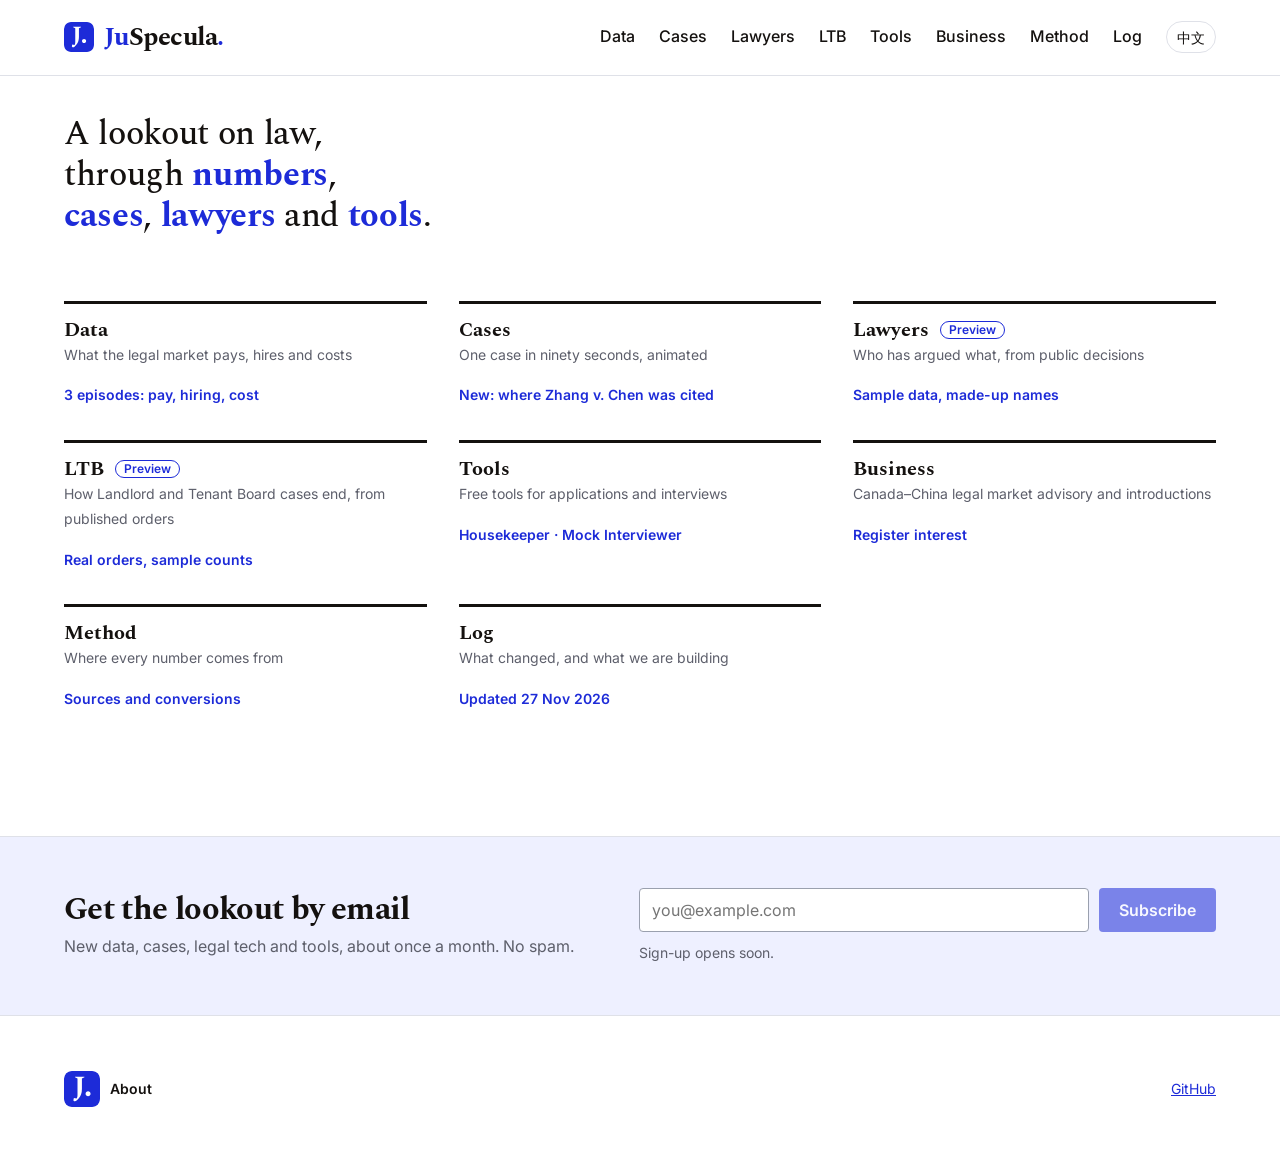
<file: index.html>
<!DOCTYPE html>
<html lang="en">
<head>
<meta charset="utf-8">
<meta name="viewport" content="width=device-width, initial-scale=1">
<title>JuSpecula · A lookout on law</title>
<meta name="description" content="A lookout on law: legal market data, case explainers, legal tech watch and free tools, with every number sourced.">
<meta property="og:title" content="JuSpecula · A lookout on law">
<meta property="og:description" content="Legal market data, case explainers, legal tech watch and free tools, with every number sourced.">
<meta property="og:type" content="website">
<meta property="og:site_name" content="JuSpecula">
<meta property="og:locale" content="en_CA">
<meta property="og:image" content="https://juspecula.com/og-image.png">
<meta property="og:image:width" content="1200">
<meta property="og:image:height" content="630">
<meta property="og:image:alt" content="JuSpecula logo and tagline">
<meta name="twitter:card" content="summary_large_image">
<meta name="twitter:image" content="https://juspecula.com/og-image.png">
<meta property="og:url" content="https://juspecula.com/">
<link rel="canonical" href="https://juspecula.com/">
<link rel="alternate" hreflang="en" href="https://juspecula.com/">
<link rel="alternate" hreflang="zh-Hans" href="https://juspecula.com/zh/">
<link rel="icon" href="favicon.ico?v=4" sizes="48x48">
<link rel="icon" href="logo.svg?v=4" type="image/svg+xml">
<link rel="icon" href="favicon-32.png?v=4" type="image/png" sizes="32x32">
<link rel="apple-touch-icon" href="apple-touch-icon.png?v=4" sizes="180x180">
<link rel="manifest" href="site.webmanifest">
<meta name="theme-color" content="#1d2bd8">
<link rel="preconnect" href="https://fonts.googleapis.com">
<link href="https://fonts.googleapis.com/css2?family=Spectral:wght@500;700&family=Inter:wght@400;500;600&display=swap" rel="stylesheet">
<link rel="stylesheet" href="style.css">
</head>
<body>
<nav aria-label="Main">
  <a class="logo" href="#home"><img class="mark" src="logo.svg?v=4" alt="" width="30" height="30"><b class="wm"><span>Ju</span>Specula<span>.</span></b></a>
  <a class="l" href="#data">Data</a>
  <a class="l" href="#cases">Cases</a>
  <a class="l" href="#lawyers">Lawyers</a>
  <a class="l" href="#ltb">LTB</a>
  <a class="l" href="#tools">Tools</a>
  <a class="l" href="#business">Business</a>
  <a class="l" href="#method">Method</a>
  <a class="l" href="#log">Log</a>
  <a class="lang" href="zh/" hreflang="zh-Hans" lang="zh-Hans">中文</a>
</nav>

<main id="top">
<section class="band intro view" id="home">
  <div class="wrap">
    <p class="lede">A lookout on law, through <b>numbers</b>, <b>cases</b>, <b>lawyers</b> and <b>tools</b>.</p>
    <ul class="toc">
      <li><a href="#data"><b>Data</b><span>What the legal market pays, hires and costs</span><em>3 episodes: pay, hiring, cost</em></a></li>
      <li><a href="#cases"><b>Cases</b><span>One case in ninety seconds, animated</span><em>New: where Zhang v. Chen was cited</em></a></li>
      <li><a href="#lawyers"><b>Lawyers <span class="pill">Preview</span></b><span>Who has argued what, from public decisions</span><em>Sample data, made-up names</em></a></li>
      <li><a href="#ltb"><b>LTB <span class="pill">Preview</span></b><span>How Landlord and Tenant Board cases end, from published orders</span><em>Real orders, sample counts</em></a></li>
      <li><a href="#tools"><b>Tools</b><span>Free tools for applications and interviews</span><em>Housekeeper · Mock Interviewer</em></a></li>
      <li><a href="#business"><b>Business</b><span>Canada–China legal market advisory and introductions</span><em>Register interest</em></a></li>
      <li><a href="#method"><b>Method</b><span>Where every number comes from</span><em>Sources and conversions</em></a></li>
      <li><a href="#log"><b>Log</b><span>What changed, and what we are building</span><em>Updated 27 Nov 2026</em></a></li>
    </ul>
  </div>
</section>

<section class="band view" id="data">
  <div class="wrap">
  <div class="sh"><h2>Data</h2><p>Canadian Legal Market, by the Numbers. Charts from each episode, with sources.</p><span class="ct">3 episodes</span></div>
  <p class="ep">Episode 1 · Pay</p>
  <div class="hero">
    <div>
      <h3 class="ch">A first-year in New York earns more than a seventh-year on Bay Street.</h3>
      <p class="dek">Base salary at large firms, converted to Canadian dollars.</p>
    </div>
    <div>
      <div class="key"><span><i style="background:var(--grey)"></i>Year 1</span><span><i style="background:var(--blue)"></i>Senior associate</span></div>
      <div class="fig" id="dumb" role="img" aria-label="Bay Street base pay rises from 135,000 in year 1 to 275,000 in year 7. New York Cravath scale runs from 315,000 to 588,000 Canadian dollars."></div>
      <p class="src">Bay Street year 1: Globe and Mail (2025). Bay Street year 7: Lateral Law Report. New York: Cravath published scale, US$225K–420K, at 1 USD = 1.40 CAD (26 Oct 2026); top of scale is the most senior associate class.</p>
    </div>
    <div class="figs">
      <div><b>$59.76</b><span>Median hourly wage, lawyers, Canada (Job Bank)</span></div>
      <div><b>86%</b><span>Bay Street hireback, excluding students who opted out (Precedent 2026)</span></div>
      <div><b>$1,550</b><span>Median weekly articling pay, Ontario (NALP 2025)</span></div>
      <div><b>US$4,327</b><span>Weekly summer associate pay, Cravath</span></div>
    </div>
  </div>
  <div class="two sub">
    <div>
      <h3 class="ch">Alberta lawyers earn the highest median wage in Canada.</h3>
      <p class="dek">Median hourly wage for lawyers (NOC 41101) by province, all practice settings. Ontario’s median is about $136,000 a year.</p>
      <p class="src">Source: Job Bank, updated Nov 2025, 2023–24 data. Annual figure assumes 2,080 paid hours.</p>
    </div>
    <div class="rows" id="prov"></div>
  </div>

  <p class="ep gap">Episode 2 · Hiring</p>
  <div class="two">
    <div>
      <h3 class="ch">At least one in five students at nine law schools got a Toronto 2L summer job.</h3>
      <p class="dek">Students hired for summer 2026 as a share of each school’s second-year class.</p>
      <p class="src">Source: Ultra Vires 2026 recruit survey. 64 of 120 employers replied, so counts are minimums. Most McGill students recruit in Montreal, which lowers its Toronto share.</p>
    </div>
    <div class="rows" id="schools"></div>
  </div>
  <div class="two sub">
    <div>
      <h3 class="ch">Toronto firms hire about 50% more first-year students than before 2022.</h3>
      <p class="dek">1L summer hires averaged 52 a year from 2013 to 2021, and 79 a year from 2022 to 2026.</p>
      <p class="src">Source: Ultra Vires recruit surveys, by summer year. 2026 covers 12 of 19 firms, so it is a minimum.</p>
    </div>
    <div>
      <div class="yr tall" id="onel" role="img" aria-label="Toronto 1L summer hires each year from 2013 to 2026, rising from 44 to 80."></div>
      <div class="yl" id="onely"></div>
    </div>
  </div>

  <p class="ep gap">Episode 3 · Cost</p>
  <div class="two">
    <div>
      <h3 class="ch">International students pay about two to three and a half times the domestic tuition.</h3>
      <p class="dek">JD tuition for one year, in Canadian dollars.</p>
      <div class="key"><span><i style="background:var(--grey)"></i>Domestic</span><span><i style="background:var(--blue)"></i>International</span></div>
      <p class="src">Source: each school’s website, 2026–27; Queen’s is 2025–26. Domestic is the in-province rate. Calgary is approximate and includes fees; the others exclude ancillary fees.</p>
    </div>
    <div class="rows" id="tuition"></div>
  </div>
  <div class="figs" style="margin-top:28px">
    <div><b>$5,055</b><span>Ontario licensing fees before tax, 2026–27 (Law Society of Ontario)</span></div>
    <div><b>$865</b><span>Each of the two Ontario licensing exams</span></div>
    <div><b>$2,034</b><span>Average two-bedroom rent a month, Toronto (CMHC 2025)</span></div>
  </div>
  </div>
</section>

<section class="band view" id="cases">
  <div class="wrap">
    <div class="sh"><h2>Cases</h2><p>Legal Reels. Each episode lands here with its citation and the takeaway.</p><span class="ct">1 published · 1 in production</span></div>
    <div class="case">
      <div>
        <span class="tag">Published · 27 Oct 2026</span>
        <h3>Moffatt v. Air Canada</h3>
        <p>An airline’s chatbot gave a customer wrong information about bereavement fares. The airline argued the chatbot was responsible for its own words. The tribunal disagreed and held the airline liable.</p>
        <p class="src">A small-claims tribunal decision. It is persuasive, not binding on courts.</p>
      </div>
      <div class="cite">2024 BCCRT 149</div>
    </div>
    <div class="case nt">
      <div>
        <span class="tag">In production · citation map below</span>
        <h3>Zhang v. Chen</h3>
        <p>A lawyer in a BC courtroom cites cases that ChatGPT made up. What the court did about it.</p>
      </div>
      <div class="cite">2024 BCSC 285</div>
    </div>

    <div class="sub" id="zc-block">
      <p class="ep">Where the ruling went next</p>
      <div class="two">
        <div>
          <h3 class="ch">Two years on, 25 decisions have cited Zhang v. Chen on fake case law. 21 of them are outside BC.</h3>
          <p class="dek">Every decision in the A2AJ citation index that cites 2024 BCSC 285, by court or tribunal and date. The first to cite it was not a BC court but the Trademarks Opposition Board, six months after the ruling.</p>
        </div>
        <div class="figs" id="zc-figs"></div>
      </div>
      <div class="key" style="margin-top:28px"><span><i style="background:var(--blue)"></i>Cites it on fabricated or AI-generated authorities</span><span><i style="background:var(--grey)"></i>Cites it for something else</span></div>
      <div class="fig zc" id="zc" role="img" aria-label="Timeline from February 2024 to November 2026 of 26 decisions citing Zhang v. Chen, grouped by court or tribunal. Trademarks Opposition Board 9, Federal Court 8, BC Supreme Court 4, and one each for the BC Court of Appeal, the federal public sector labour board, the Canada Industrial Relations Board, the Law Society Tribunal and the Landlord and Tenant Board."></div>
      <p class="src">Source: A2AJ Canadian Legal Data citation index, checked 26 Nov 2026: 26 decisions cite 2024 BCSC 285. We read the passage around each citation: 25 concern fabricated or AI-generated authorities; one (2025 BCSC 2134) cites the ruling's family-law costs analysis. A2AJ does not cover every court (Ontario Superior Court decisions are not in it), so these counts are minimums. Zhang v. Chen is a family case; this map shows only how later decisions cite it. Landlord and Tenant Board parties are not named.</p>
      <details class="all">
        <summary>All 26 decisions, with links</summary>
        <table class="fl stack"><thead><tr><th>Date</th><th>Court or tribunal</th><th>Decision</th><th>Citation</th></tr></thead><tbody id="zc-list"></tbody></table>
      </details>
    </div>
  </div>
</section>

<section class="band view" id="lawyers">
  <div class="wrap">
    <div class="sh"><h2>Lawyers</h2><p>Know your lawyer: who has actually argued this kind of case, built from public court decisions.</p><span class="ct">Prototype · sample data</span></div>
    <div class="finder">
      <div class="fl">
        <label for="lq" class="lab">Search name or firm</label>
        <input id="lq" type="search" placeholder="e.g. Example LLP" autocomplete="off">
        <label for="la" class="lab">Area of law</label>
        <select id="la"><option value="">All areas</option></select>
        <ul class="ll" id="ll"></ul>
      </div>
      <article class="prof card" id="prof" aria-live="polite"></article>
    </div>
    <p class="src">Sample profiles with made-up names and placeholder citations, to show the layout. Live profiles will be built from published Ontario and federal decisions.</p>
    <div class="two sub">
      <div><h3 class="ch">What a profile shows, and what it does not.</h3></div>
      <dl>
        <dt>Shows</dt><dd>Decisions where the lawyer appears as counsel, by year, court and area of law, with links to each decision.</dd>
        <dt>Does not show</dt><dd>Win rates or ratings. Outcomes depend on the facts and the client, so a score would mislead.</dd>
        <dt>Licence</dt><dd>A profile is not proof of a licence. Check the Law Society of Ontario directory before you hire.</dd>
        <dt>Corrections</dt><dd>Lawyers can ask us to fix or update anything on their profile.</dd>
      </dl>
    </div>
  </div>
</section>

<section class="band view" id="ltb">
  <div class="wrap">
    <div class="sh"><h2>LTB</h2><p>Ontario's Landlord and Tenant Board, read from its published orders.</p><span class="ct">Prototype · sample counts</span></div>
    <div class="two">
      <div>
        <h3 class="ch">Two in three rent cases in our sample were filed by a company or public body.</h3>
        <p class="dek">Of 50 eviction applications for unpaid rent decided on 31 July 2026, 33 were brought by a corporation, a REIT, a housing provider or a municipality.</p>
        <p class="src">Source: LTB orders via A2AJ Canadian Legal Data (Open Government Licence – Ontario). One day, 50 orders: an illustration, not an estimate. Full counts come from all <span id="ltb-total"></span> orders.</p>
      </div>
      <div class="figs" id="ltb-figs"></div>
    </div>

    <div class="sub">
      <p class="ep">How a rent case moves</p>
      <h3 class="ch">An eviction for unpaid rent has to clear five questions.</h3>
      <p class="dek">Each order answers them in the same fixed sentences, which is what makes them countable. Every branch gets its count once the full dataset has been processed.</p>
      <div class="tree" role="img" aria-label="Decision tree for an L1 application: N4 valid, arrears paid, section 82 issues, section 83(3) serious breach, then section 83(1) discretion with four outcomes.">
        <svg viewBox="0 40 760 590" aria-hidden="true">
          <defs><marker id="ar" viewBox="0 0 10 10" refX="9" refY="5" markerWidth="6" markerHeight="6" orient="auto-start-reverse"><path d="M0 0L10 5L0 10z" style="fill:var(--grey);stroke:none"/></marker></defs>
          <path d="M250 104V136" marker-end="url(#ar)"/><path d="M250 184V216" marker-end="url(#ar)"/><path d="M250 264V300" marker-end="url(#ar)"/><path d="M250 356V392" marker-end="url(#ar)"/><path d="M250 440V472" marker-end="url(#ar)"/>
          <path d="M400 160H480" marker-end="url(#ar)"/><path d="M400 240H480" marker-end="url(#ar)"/><path d="M400 416H480" marker-end="url(#ar)"/>
          <path d="M250 520V546M107 546H653"/><path d="M107 546V568" marker-end="url(#ar)"/><path d="M289 546V568" marker-end="url(#ar)"/><path d="M471 546V568" marker-end="url(#ar)"/><path d="M653 546V568" marker-end="url(#ar)"/>
          <rect x="100" y="56" width="300" height="48" rx="6"/><text x="250" y="85" text-anchor="middle">Landlord files an L1 application</text>
          <rect x="100" y="136" width="300" height="48" rx="6"/><text x="250" y="165" text-anchor="middle">Was the N4 notice valid?</text>
          <rect x="100" y="216" width="300" height="48" rx="6"/><text x="250" y="245" text-anchor="middle">Did the tenant pay before the deadline?</text>
          <rect x="100" y="300" width="300" height="56" rx="6"/><text x="250" y="324" text-anchor="middle">Repair issues raised (s. 82)?</text><text class="q" x="250" y="344" text-anchor="middle">Only if disclosed in writing beforehand</text>
          <rect x="100" y="392" width="300" height="48" rx="6"/><text x="250" y="421" text-anchor="middle">Landlord in serious breach (s. 83(3))?</text>
          <rect class="hi" x="100" y="472" width="300" height="48" rx="6"/><text x="250" y="501" text-anchor="middle" style="font-weight:600">Member's discretion (s. 83(1))</text>
          <rect x="480" y="136" width="256" height="48" rx="6"/><text x="608" y="165" text-anchor="middle">Application dismissed</text>
          <rect x="480" y="216" width="256" height="48" rx="6"/><text x="608" y="245" text-anchor="middle">Notice void, tenancy continues</text>
          <rect x="480" y="392" width="256" height="48" rx="6"/><text x="608" y="421" text-anchor="middle">Eviction must be refused</text>
          <text class="q" x="440" y="152" text-anchor="middle">no</text><text class="q" x="440" y="232" text-anchor="middle">yes</text><text class="q" x="440" y="408" text-anchor="middle">yes</text>
          <text class="q" x="260" y="206">yes</text><text class="q" x="260" y="290">no</text><text class="q" x="260" y="462">no</text>
          <rect x="24" y="568" width="166" height="48" rx="6"/><text x="107" y="597" text-anchor="middle">Eviction refused</text>
          <rect x="206" y="568" width="166" height="48" rx="6"/><text x="289" y="597" text-anchor="middle">Payment plan</text>
          <rect x="388" y="568" width="166" height="48" rx="6"/><text x="471" y="597" text-anchor="middle">Eviction delayed</text>
          <rect x="570" y="568" width="166" height="48" rx="6"/><text x="653" y="597" text-anchor="middle">Standard eviction order</text>
        </svg>
      </div>
      <p class="src">Many cases end earlier, by consent after mediation. A standard order can still be voided by paying the full amount before the sheriff enforces it (s. 74(11), once per tenancy).</p>
    </div>

    <div class="sub">
      <p class="ep">What the orders say helps</p>
      <h3 class="ch">Members keep asking tenants for the same three things.</h3>
      <div class="quotes" id="ltb-quotes"></div>
    </div>

    <div class="two sub">
      <div>
        <p class="ep">The filers list</p>
        <h3 class="ch">Who brings the most eviction applications.</h3>
        <p class="dek">A public list in the spirit of Ontario's Sunshine List: organisations that file the most applications at the Board, by type and outcome.</p>
        <dl style="margin-top:20px">
          <dt>Named</dt><dd>Corporate landlords, REITs, housing providers and public bodies with 25 or more applications decided.</dd>
          <dt>Counted only</dt><dd>Representatives: number of appearances by application type, no win rates.</dd>
          <dt>Never named</dt><dd>Tenants and individual landlords, even though orders print their names.</dd>
          <dt>Wording</dt><dd>"Applications decided", not "evictions": many orders let the tenant keep the home by paying.</dd>
        </dl>
      </div>
      <div>
        <table class="fl"><thead><tr><th>Landlord <span class="pill">sample</span></th><th style="text-align:right">L1 orders, 31 Jul 2026</th></tr></thead><tbody id="ltb-filers"></tbody></table>
        <p class="src">Preview from the same 50 orders, to show the layout. Two orders each is not a ranking: the real list waits for the full run.</p>
      </div>
    </div>
  </div>
</section>

<section class="band view" id="tools">
  <div class="wrap">
    <div class="sh"><h2>Tools</h2><p>Free, open-source tools for applications and interviews.</p><span class="ct">2 tools · updated 24 Nov 2026</span></div>
    <div class="card">
      <div class="mihead">
        <div class="iv" aria-hidden="true"><svg viewBox="16 18 88 88" aria-hidden="true" focusable="false">
  <defs><clipPath id="rivc"><circle cx="60" cy="60" r="58"/></clipPath></defs>
  <g clip-path="url(#rivc)">
    <rect width="120" height="120" class="iv-bg"/>
    <path d="M14 124 C16 96 34 84 60 84 C86 84 104 96 106 124 Z" class="iv-coat"/>
    <path d="M60 84 L49 86 L60 112 L71 86 Z" class="iv-shirt"/>
    <path d="M60 92 L56 98 L60 113 L64 98 Z" class="iv-tie"/>
    <path d="M30 124 C31 104 40 94 52 89 L60 112 Z" class="iv-lapel"/>
    <rect x="52" y="68" width="16" height="18" rx="6" class="iv-skin-shade"/>
    <g class="iv-head">
      <ellipse cx="60" cy="52" rx="21" ry="24" class="iv-skin"/>
      <path d="M60 28 C46 28 38 36 38 50 C38 52 39 55 40 56 C41 46 46 40 56 39 C64 38 74 40 80 47 C81 50 82 53 81 56 C83 52 83 48 82 44 C79 33 71 28 60 28 Z" class="iv-hair"/>
      <path d="M40 56 C39 60 40 63 42 64 L41 54 Z M80 56 C81 60 80 63 78 64 L79 54 Z" class="iv-skin-shade"/>
      <g class="iv-eyes"><circle cx="52" cy="54" r="2.2" class="iv-ink"/><circle cx="68" cy="54" r="2.2" class="iv-ink"/></g>
      <g class="iv-glasses" fill="none"><rect x="44" y="48" width="15" height="12" rx="4"/><rect x="61" y="48" width="15" height="12" rx="4"/><path d="M59 53 L61 53"/></g>
      <path d="M48 45 L56 44 M64 44 L72 45" class="iv-brow"/>
      <path d="M60 58 L58 64 L61 64" fill="none" class="iv-nose"/>
      <g class="iv-mouth"><path d="M54 69 Q60 72 66 69" class="iv-lips" fill="none"/><ellipse cx="60" cy="70" rx="4" ry="2.6" class="iv-open"/></g>
    </g>
  </g>
</svg></div>
        <div>
          <span class="tag">Free · open source · MIT licence · v1.1.0</span>
          <h3 class="ch" style="margin-top:6px">Mock Interviewer</h3>
          <p class="dek" style="margin-top:6px">A three-step interview-prep method any AI can follow, and a one-file practice room with an interviewer who asks, listens and follows up.</p>
        </div>
      </div>
      <ol class="steps">
        <li><b>Research the role</b><span>What the firm does, who interviews, what they test for.</span></li>
        <li><b>Know yourself</b><span>Turn your résumé into stories that answer their questions.</span></li>
        <li><b>Rehearse</b><span>One question at a time against a real clock, then a debrief that sets what you prepared beside what you said.</span></li>
      </ol>
      <p class="h4" style="margin-top:26px">Works with the AI you already use</p>
      <table class="ways stack">
        <thead><tr><th>Your AI</th><th>Use</th><th>Set-up</th></tr></thead>
        <tbody>
          <tr><td data-l="Your AI">ChatGPT, Gemini, Claude, DeepSeek, Kimi, Qwen, Doubao, any chat</td><td data-l="Use">One file to paste in</td><td data-l="Set-up">None</td></tr>
          <tr><td data-l="Your AI">Claude Code, Codex, Gemini CLI, Copilot, Cursor and other agents</td><td data-l="Use">Agent Skill</td><td data-l="Set-up">One command</td></tr>
          <tr><td data-l="Your AI">Any MCP client: Claude Desktop, Cursor, Codex, VS Code…</td><td data-l="Use">MCP server</td><td data-l="Set-up">A few lines of config</td></tr>
        </tbody>
      </table>
      <p class="src" style="margin-top:14px">In the practice room, connecting an AI is optional: bring your own key for live follow-ups and marking, or leave it off and nothing leaves your computer. Recordings are never sent.</p>
      <div class="btns">
        <a class="btn" href="https://github.com/Frikasong/mock-interviewer">Get it on GitHub</a>
        <a class="btn ghost2" href="https://github.com/Frikasong/mock-interviewer/blob/main/portable/interview-prep.md">One-file version</a>
        <a class="btn ghost2" href="https://github.com/Frikasong/mock-interviewer/blob/main/portable/interview-prep-zh.md">中文单文件版</a>
      </div>
    </div>
    <div class="card" style="margin-top:24px">
      <span class="tag">Free · open source · v2.2 · for tenants at the LTB</span>
      <h3 class="ch" style="margin-top:6px">Housekeeper</h3>
      <p class="dek" style="margin-top:6px">Builds a hearing-ready evidence brief: title page, table of contents, numbered tabs and pages. Version 2.2 adds a checklist drawn from real LTB orders, a payment-plan builder, section 82 and 83 pages, and a search for similar orders.</p>
      <ol class="steps">
        <li><b>Know what matters</b><span>What the Board decides in your type of case, with real orders.</span></li>
        <li><b>Prepare</b><span>Repair issues, a payment plan, your circumstances, each as its own page.</span></li>
        <li><b>Assemble</b><span>Upload photos and documents; get one numbered PDF.</span></li>
      </ol>
      <div class="btns"><a class="btn" href="https://github.com/Frikasong/Housekeeper">Get it on GitHub</a></div>
    </div>
  </div>
</section>

<section class="band view" id="method">
  <div class="wrap">
  <div class="sh"><h2>Method</h2><p>Every number has a source. We say when a figure is converted or estimated.</p><span class="ct">Updated Nov 2026</span></div>
  <div class="two">
    <dl>
      <dt>Pay data</dt><dd>Job Bank (NOC 41101), NALP Canada 2025 salary survey, Precedent 2026, Cravath, The Globe and Mail.</dd>
      <dt>Recruiting</dt><dd>Ultra Vires recruit surveys (employer-reported, so counts are minimums), Law Society of Ontario.</dd>
      <dt>Costs</dt><dd>Law school tuition pages, Law Society of Ontario fee schedule, CMHC 2025 rental market report.</dd>
      <dt>LTB orders</dt><dd>A2AJ Canadian Legal Data (York University), which republishes LTB orders from the Ontario Data Catalogue under the Open Government Licence – Ontario. Fields are read from order text by rule; the code is in the Housekeeper repository.</dd>
      <dt>Citations</dt><dd>A2AJ's citation index, which lists the decisions in its collection that cite a given decision. Why each one cites it is read by hand from the passage around the citation.</dd>
      <dt>Conversions</dt><dd>1 USD = 1.40 CAD (26 Oct 2026). Hourly to annual at 2,080 hours.</dd>
      <dt>Not advice</dt><dd>This is general information about the legal profession, not legal advice.</dd>
    </dl>
    <p class="dek" style="margin:0">Spotted a wrong number or a better source? Tell us and we will fix it in the open.</p>
  </div>
  </div>
</section>
<section class="band view" id="business">
  <div class="wrap">
    <div class="sh"><h2>Business</h2><p>Canada–China legal market advisory and introductions.</p><span class="ct">In preparation · register interest</span></div>
    <p class="lede">Working across <b>Canadian</b> and <b>Chinese</b> law? We help you read the market and find the right counsel.</p>
    <div class="who">
      <div><b>Chinese companies entering Canada</b><span>Setting up, hiring, leasing, contracts, disputes: what each step costs and who handles it.</span></div>
      <div><b>Chinese law firms with Canadian matters</b><span>Finding Canadian counsel with the right experience for a client's case.</span></div>
      <div><b>Canadian firms and companies looking at China</b><span>How the Chinese legal market works, and what Chinese clients expect.</span></div>
    </div>
    <div class="two sub">
      <div><h3 class="ch">What we will offer.</h3></div>
      <dl>
        <dt>Market briefings</dt><dd>Fees, timelines, regulators and practice norms in either market, sourced and in plain language, in English or Chinese.</dd>
        <dt>Counsel shortlists</dt><dd>Lawyers matched on objective, checkable facts: decisions they have argued, practice area, language, location and fee range.</dd>
        <dt>Coordination</dt><dd>Bridging language and working-culture gaps between clients and counsel: briefs, translation review and project follow-up.</dd>
        <dt>Reports and training</dt><dd>Legal market reports and AI workshops for law firms and in-house teams.</dd>
      </dl>
    </div>
    <div class="two sub">
      <div><h3 class="ch">How we work.</h3></div>
      <dl>
        <dt>No legal advice</dt><dd>Legal advice comes from the lawyers you retain. We help you find and work with them.</dd>
        <dt>No referral fees</dt><dd>We never take fees or commissions from lawyers. You pay us, so our shortlist works for you.</dd>
        <dt>Checkable</dt><dd>Every recommendation rests on public records you can read yourself.</dd>
      </dl>
    </div>
    <div class="card sub nl-card">
      <h3 class="ch">We are not taking engagements yet.</h3>
      <p class="dek">Leave your email and we will write when we open.</p>
      <form class="nl" data-tag="business" aria-label="Register interest">
        <label class="sr" for="nl-biz">Email</label>
        <input id="nl-biz" type="email" name="email" placeholder="you@company.com" autocomplete="email" required>
        <button class="btn" type="submit">Register interest</button>
        <p class="nl-msg" role="status"></p>
      </form>
    </div>
  </div>
</section>
<section class="band view" id="about">
  <div class="wrap about">
    <div class="sh"><h2>About</h2><p>What JuSpecula is, and who makes it.</p><span class="ct">JuSpecula</span></div>
    <p class="lede">JuSpecula joins two Latin words: <b>jus</b>, law, and <b>specula</b>, a lookout.</p>
    <p>It is a place to watch the law from a little higher up: what the legal market pays and hires, how cases are decided and cited, what legal technology is changing, and free tools that help people deal with it.</p>
    <dl style="margin:28px 0">
      <dt>Data</dt><dd>Every number has a source, and we say when a figure is converted or estimated. See Method.</dd>
      <dt>Cases</dt><dd>Decisions explained in plain language, with the citation and what the ruling actually held.</dd>
      <dt>Tools</dt><dd>Free and open source, built for students, applicants and self-represented people.</dd>
      <dt>Not advice</dt><dd>JuSpecula is general information about law and the legal profession, not legal advice.</dd>
    </dl>
    <p>JuSpecula is made by Fukun Yang, a JD candidate at Osgoode Hall Law School who has worked across civil and common law systems.</p>
    <p>Spotted a wrong number, or want to suggest a source or a tool? Get in touch on <a href="https://github.com/Frikasong">GitHub</a>.</p>
  </div>
</section>
<section class="band view" id="log">
  <div class="wrap">
    <div class="sh"><h2>Log</h2><p>JuSpecula is built in the open. What changed, newest first.</p><span class="ct">Updated 27 Nov 2026</span></div>
    <ol class="lg" id="lg"></ol>
  </div>
</section>
</main>

<section class="band subscribe" aria-labelledby="sub-h">
  <div class="wrap sub-wrap">
    <div><h2 id="sub-h" class="sub-h">Get the lookout by email</h2><p class="dek">New data, cases, legal tech and tools, about once a month. No spam.</p></div>
    <form class="nl" data-tag="newsletter" aria-label="Subscribe">
      <label class="sr" for="nl-main">Email</label>
      <input id="nl-main" type="email" name="email" placeholder="you@example.com" autocomplete="email" required>
      <button class="btn" type="submit">Subscribe</button>
      <p class="nl-msg" role="status"></p>
    </form>
  </div>
</section>

<footer class="band">
  <div class="wrap fwrap"><a class="flogo" href="#about" aria-label="About JuSpecula"><img src="logo.svg?v=4" alt="" width="36" height="36"><span>About</span></a><a href="https://github.com/Frikasong">GitHub</a></div>
</footer>

<script src="data.js"></script>
<script src="app.js"></script>
</body>
</html>
</file>
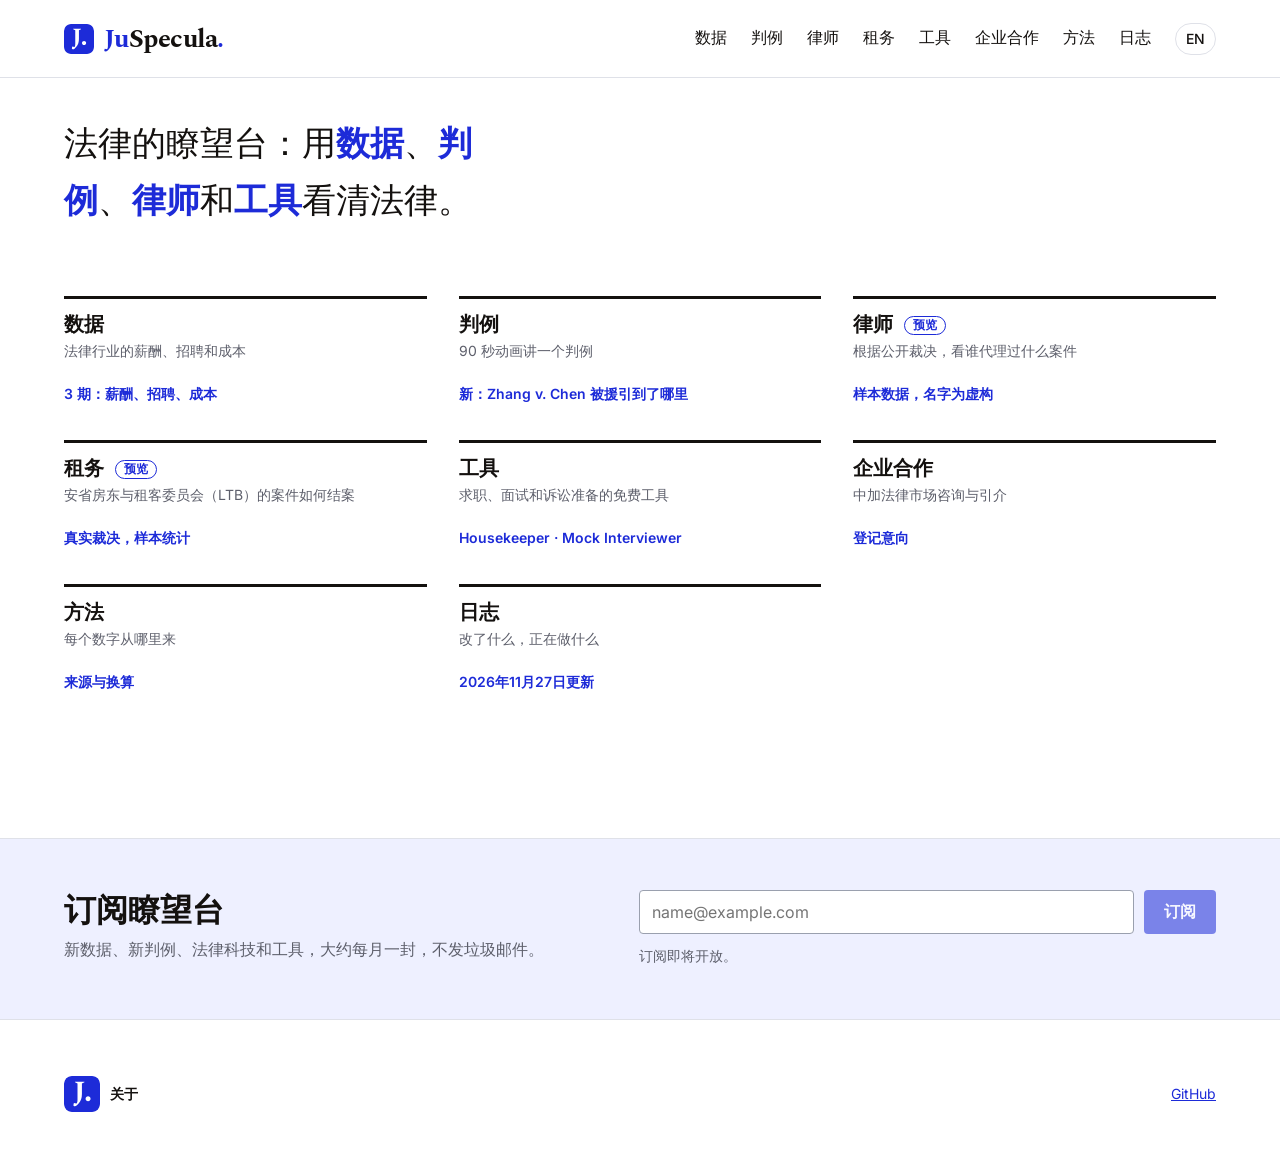
<file: zh/index.html>
<!DOCTYPE html>
<html lang="zh-Hans">
<head>
<meta charset="utf-8">
<meta name="viewport" content="width=device-width, initial-scale=1">
<title>JuSpecula · 法律瞭望台</title>
<meta name="description" content="法律瞭望台：法律市场数据、判例解读、法律科技观察和免费工具，每个数字都有出处。">
<meta property="og:title" content="JuSpecula · 法律瞭望台">
<meta property="og:description" content="法律市场数据、判例解读、法律科技观察和免费工具，每个数字都有出处。">
<meta property="og:type" content="website">
<meta property="og:site_name" content="JuSpecula">
<meta property="og:locale" content="zh_CN">
<meta property="og:image" content="https://juspecula.com/og-image-zh.png">
<meta property="og:image:width" content="1200">
<meta property="og:image:height" content="630">
<meta property="og:image:alt" content="JuSpecula logo and tagline">
<meta name="twitter:card" content="summary_large_image">
<meta name="twitter:image" content="https://juspecula.com/og-image-zh.png">
<meta property="og:url" content="https://juspecula.com/zh/">
<link rel="canonical" href="https://juspecula.com/zh/">
<link rel="alternate" hreflang="en" href="https://juspecula.com/">
<link rel="alternate" hreflang="zh-Hans" href="https://juspecula.com/zh/">
<link rel="icon" href="../favicon.ico?v=4" sizes="48x48">
<link rel="icon" href="../logo.svg?v=4" type="image/svg+xml">
<link rel="icon" href="../favicon-32.png?v=4" type="image/png" sizes="32x32">
<link rel="apple-touch-icon" href="../apple-touch-icon.png?v=4" sizes="180x180">
<link rel="manifest" href="../site.webmanifest">
<meta name="theme-color" content="#1d2bd8">
<link rel="preconnect" href="https://fonts.googleapis.com">
<link href="https://fonts.googleapis.com/css2?family=Spectral:wght@500;700&family=Inter:wght@400;500;600&display=swap" rel="stylesheet">
<link rel="stylesheet" href="../style.css">
</head>
<body>
<nav aria-label="主导航">
  <a class="logo" href="#home"><img class="mark" src="../logo.svg?v=4" alt="" width="30" height="30"><b class="wm"><span>Ju</span>Specula<span>.</span></b></a>
  <a class="l" href="#data">数据</a>
  <a class="l" href="#cases">判例</a>
  <a class="l" href="#lawyers">律师</a>
  <a class="l" href="#ltb">租务</a>
  <a class="l" href="#tools">工具</a>
  <a class="l" href="#business">企业合作</a>
  <a class="l" href="#method">方法</a>
  <a class="l" href="#log">日志</a>
  <a class="lang" href="../" hreflang="en" lang="en">EN</a>
</nav>

<main id="top">
<section class="band intro view" id="home">
  <div class="wrap">
    <p class="lede">法律的瞭望台：用<b>数据</b>、<b>判例</b>、<b>律师</b>和<b>工具</b>看清法律。</p>
    <ul class="toc">
      <li><a href="#data"><b>数据</b><span>法律行业的薪酬、招聘和成本</span><em>3 期：薪酬、招聘、成本</em></a></li>
      <li><a href="#cases"><b>判例</b><span>90 秒动画讲一个判例</span><em>新：Zhang v. Chen 被援引到了哪里</em></a></li>
      <li><a href="#lawyers"><b>律师 <span class="pill">预览</span></b><span>根据公开裁决，看谁代理过什么案件</span><em>样本数据，名字为虚构</em></a></li>
      <li><a href="#ltb"><b>租务 <span class="pill">预览</span></b><span>安省房东与租客委员会（LTB）的案件如何结案</span><em>真实裁决，样本统计</em></a></li>
      <li><a href="#tools"><b>工具</b><span>求职、面试和诉讼准备的免费工具</span><em>Housekeeper · Mock Interviewer</em></a></li>
      <li><a href="#business"><b>企业合作</b><span>中加法律市场咨询与引介</span><em>登记意向</em></a></li>
      <li><a href="#method"><b>方法</b><span>每个数字从哪里来</span><em>来源与换算</em></a></li>
      <li><a href="#log"><b>日志</b><span>改了什么，正在做什么</span><em>2026年11月27日更新</em></a></li>
    </ul>
  </div>
</section>

<section class="band view" id="data">
  <div class="wrap">
  <div class="sh"><h2>数据</h2><p>数说加拿大法律市场。每期的图表和来源。</p><span class="ct">共 3 期</span></div>
  <p class="ep">第 1 期 · 薪酬</p>
  <div class="hero">
    <div>
      <h3 class="ch">纽约大所的一年级律师，比湾街的七年级律师赚得还多。</h3>
      <p class="dek">大型律所的基本年薪，已换算为加元。</p>
    </div>
    <div>
      <div class="key"><span><i style="background:var(--grey)"></i>第1年</span><span><i style="background:var(--blue)"></i>资深律师</span></div>
      <div class="fig" id="dumb" role="img" aria-label="湾街基本年薪从第1年的 13.5 万加元升到第7年的 27.5 万加元；纽约 Cravath 薪资表从 31.5 万到 58.8 万加元。"></div>
      <p class="src">湾街第1年：Globe and Mail（2025）。湾街第7年：Lateral Law Report。纽约：Cravath 公布的薪资表，22.5 万至 42 万美元，按 1 美元 = 1.40 加元换算（2026年10月26日）；最高一档为最资深的律师年级。</p>
    </div>
    <div class="figs">
      <div><b>$59.76</b><span>加拿大律师时薪中位数（Job Bank）</span></div>
      <div><b>86%</b><span>湾街实习生留用率，不含主动放弃者（Precedent 2026）</span></div>
      <div><b>$1,550</b><span>安省 articling 周薪中位数（NALP 2025）</span></div>
      <div><b>US$4,327</b><span>Cravath 暑期实习周薪</span></div>
    </div>
  </div>
  <div class="two sub">
    <div>
      <h3 class="ch">阿尔伯塔的律师，薪酬中位数全国最高。</h3>
      <p class="dek">各省律师（NOC 41101）时薪中位数，涵盖所有执业类型。安省中位数约为每年 13.6 万加元。</p>
      <p class="src">来源：Job Bank，2025年11月更新，2023–24 年数据。年薪按每年 2,080 个带薪小时计算。</p>
    </div>
    <div class="rows" id="prov"></div>
  </div>

  <p class="ep gap">第 2 期 · 招聘</p>
  <div class="two">
    <div>
      <h3 class="ch">九所法学院里，至少每五名学生就有一人拿到多伦多 2L 暑期实习。</h3>
      <p class="dek">2026 年暑期录用人数占各校二年级学生的比例。</p>
      <p class="src">来源：Ultra Vires 2026 招聘调查。120 家雇主中有 64 家回复，因此数字为下限。麦吉尔的学生大多在蒙特利尔求职，所以多伦多比例偏低。</p>
    </div>
    <div class="rows" id="schools"></div>
  </div>
  <div class="two sub">
    <div>
      <h3 class="ch">多伦多律所招收的一年级暑期生，比 2022 年前多了约 50%。</h3>
      <p class="dek">2013 到 2021 年，1L 暑期录用平均每年 52 人；2022 到 2026 年平均每年 79 人。</p>
      <p class="src">来源：Ultra Vires 历年招聘调查，按暑期年份统计。2026 年只覆盖 19 家律所中的 12 家，因此为下限。</p>
    </div>
    <div>
      <div class="yr tall" id="onel" role="img" aria-label="2013 至 2026 年多伦多 1L 暑期录用人数，从 44 人增至 80 人。"></div>
      <div class="yl" id="onely"></div>
    </div>
  </div>

  <p class="ep gap">第 3 期 · 成本</p>
  <div class="two">
    <div>
      <h3 class="ch">国际学生的学费，大约是本地学生的两到三倍半。</h3>
      <p class="dek">JD 一年学费，单位为加元。</p>
      <div class="key"><span><i style="background:var(--grey)"></i>本地学生</span><span><i style="background:var(--blue)"></i>国际学生</span></div>
      <p class="src">来源：各校官网，2026–27 学年；女王大学为 2025–26 学年。本地学费为本省学生标准。卡尔加里为估算值，含杂费；其他学校不含杂费。</p>
    </div>
    <div class="rows" id="tuition"></div>
  </div>
  <div class="figs" style="margin-top:28px">
    <div><b>$5,055</b><span>安省执照申请费（税前，2026–27，安省律师协会）</span></div>
    <div><b>$865</b><span>安省两门执照考试，每门费用</span></div>
    <div><b>$2,034</b><span>多伦多两居室平均月租（CMHC 2025）</span></div>
  </div>
  </div>
</section>

<section class="band view" id="cases">
  <div class="wrap">
    <div class="sh"><h2>判例</h2><p>法律短片。每期都附上案号和要点。</p><span class="ct">已发布 1 期 · 制作中 1 期</span></div>
    <div class="case">
      <div>
        <span class="tag">已发布 · 2026年10月27日</span>
        <h3>Moffatt v. Air Canada</h3>
        <p>航空公司的聊天机器人向乘客给出了错误的丧亲票价信息。航空公司辩称机器人应为自己的话负责，审裁处不认同，判航空公司承担责任。</p>
        <p class="src">这是小额争议审裁处的裁决，对法院有参考价值，但没有约束力。</p>
      </div>
      <div class="cite">2024 BCCRT 149</div>
    </div>
    <div class="case nt">
      <div>
        <span class="tag">制作中 · 援引地图见下方</span>
        <h3>Zhang v. Chen</h3>
        <p>卑诗省一名律师在法庭上引用了 ChatGPT 编造的判例。法院是怎么处理的？</p>
      </div>
      <div class="cite">2024 BCSC 285</div>
    </div>

    <div class="sub" id="zc-block">
      <p class="ep">这份判决之后被谁援引</p>
      <div class="two">
        <div>
          <h3 class="ch">两年来，已有 25 份裁决因虚假判例援引 Zhang v. Chen，其中 21 份来自卑诗省以外。</h3>
          <p class="dek">A2AJ 引用索引中所有援引 2024 BCSC 285 的裁决，按法院或审裁机构及日期排列。第一个援引它的不是卑诗省法院，而是判决六个月后的商标异议委员会。</p>
        </div>
        <div class="figs" id="zc-figs"></div>
      </div>
      <div class="key" style="margin-top:28px"><span><i style="background:var(--blue)"></i>因虚构或 AI 生成的判例而援引</span><span><i style="background:var(--grey)"></i>因其他原因援引</span></div>
      <div class="fig zc" id="zc" role="img" aria-label="2024年2月至2026年11月援引 Zhang v. Chen 的 26 份裁决时间线，按机构分组：商标异议委员会 9 份，联邦法院 8 份，卑诗省最高法院 4 份，卑诗省上诉法院、联邦公共部门劳资委员会、加拿大劳资关系委员会、律师协会审裁处和房东与租客委员会各 1 份。"></div>
      <p class="src">来源：A2AJ 加拿大法律数据引用索引，2026年11月26日核查：共 26 份裁决援引 2024 BCSC 285。我们逐一阅读了援引处的上下文：25 份涉及虚构或 AI 生成的判例；1 份（2025 BCSC 2134）援引的是该判决关于家事诉讼费用的分析。A2AJ 并未收录所有法院（不含安省高等法院），因此数字为下限。Zhang v. Chen 本身是家事案件，本图只展示后续裁决如何援引它。房东与租客委员会案件不列出当事人姓名。</p>
      <details class="all">
        <summary>全部 26 份裁决及链接</summary>
        <table class="fl stack"><thead><tr><th>日期</th><th>法院或审裁机构</th><th>裁决</th><th>案号</th></tr></thead><tbody id="zc-list"></tbody></table>
      </details>
    </div>
  </div>
</section>

<section class="band view" id="lawyers">
  <div class="wrap">
    <div class="sh"><h2>律师</h2><p>了解你的律师：根据公开裁决，看谁真正代理过这类案件。</p><span class="ct">原型 · 样本数据</span></div>
    <div class="finder">
      <div class="fl">
        <label for="lq" class="lab">搜索姓名或律所</label>
        <input id="lq" type="search" placeholder="例如 Example LLP" autocomplete="off">
        <label for="la" class="lab">业务领域</label>
        <select id="la"><option value="">全部领域</option></select>
        <ul class="ll" id="ll"></ul>
      </div>
      <article class="prof card" id="prof" aria-live="polite"></article>
    </div>
    <p class="src">样本资料使用虚构姓名和占位案号，仅用于展示版式。正式资料将根据安省和联邦已公开的裁决生成。</p>
    <div class="two sub">
      <div><h3 class="ch">律师资料展示什么，不展示什么。</h3></div>
      <dl>
        <dt>展示</dt><dd>该律师作为代理律师出现的裁决，按年份、法院和业务领域统计，并附每份裁决的链接。</dd>
        <dt>不展示</dt><dd>胜率或评分。案件结果取决于事实和当事人，打分只会误导。</dd>
        <dt>执照</dt><dd>资料不能证明对方持有执照。聘请前请先查询安省律师协会的名录。</dd>
        <dt>更正</dt><dd>律师可以要求我们更正或更新其资料中的任何内容。</dd>
      </dl>
    </div>
  </div>
</section>

<section class="band view" id="ltb">
  <div class="wrap">
    <div class="sh"><h2>租务</h2><p>从公开裁决看安省房东与租客委员会（LTB）。</p><span class="ct">原型 · 样本统计</span></div>
    <div class="two">
      <div>
        <h3 class="ch">样本中三分之二的欠租案件，是由公司或公共机构提起的。</h3>
        <p class="dek">2026年7月31日裁决的 50 宗欠租驱逐申请中，有 33 宗由公司、房地产信托（REIT）、住房机构或市政府提起。</p>
        <p class="src">来源：经 A2AJ 加拿大法律数据获取的 LTB 裁决（安省开放政府许可）。一天 50 份裁决只是示例，不是估算。完整统计将基于全部 <span id="ltb-total"></span> 份裁决。</p>
      </div>
      <div class="figs" id="ltb-figs"></div>
    </div>

    <div class="sub">
      <p class="ep">欠租案件怎么走</p>
      <h3 class="ch">因欠租驱逐租客，要过五道关。</h3>
      <p class="dek">每份裁决都用固定的句式回答这些问题，所以可以统计。完整数据处理完后，每个分支都会标上数量。</p>
      <div class="tree" role="img" aria-label="L1 申请的决策树：N4 通知是否有效、欠租是否付清、第 82 条问题、第 83(3) 条严重违约，最后是第 83(1) 条的裁量，共四种结果。">
        <svg viewBox="0 40 760 590" aria-hidden="true">
          <defs><marker id="ar" viewBox="0 0 10 10" refX="9" refY="5" markerWidth="6" markerHeight="6" orient="auto-start-reverse"><path d="M0 0L10 5L0 10z" style="fill:var(--grey);stroke:none"/></marker></defs>
          <path d="M250 104V136" marker-end="url(#ar)"/><path d="M250 184V216" marker-end="url(#ar)"/><path d="M250 264V300" marker-end="url(#ar)"/><path d="M250 356V392" marker-end="url(#ar)"/><path d="M250 440V472" marker-end="url(#ar)"/>
          <path d="M400 160H480" marker-end="url(#ar)"/><path d="M400 240H480" marker-end="url(#ar)"/><path d="M400 416H480" marker-end="url(#ar)"/>
          <path d="M250 520V546M107 546H653"/><path d="M107 546V568" marker-end="url(#ar)"/><path d="M289 546V568" marker-end="url(#ar)"/><path d="M471 546V568" marker-end="url(#ar)"/><path d="M653 546V568" marker-end="url(#ar)"/>
          <rect x="100" y="56" width="300" height="48" rx="6"/><text x="250" y="85" text-anchor="middle">房东提交 L1 申请</text>
          <rect x="100" y="136" width="300" height="48" rx="6"/><text x="250" y="165" text-anchor="middle">N4 通知有效吗？</text>
          <rect x="100" y="216" width="300" height="48" rx="6"/><text x="250" y="245" text-anchor="middle">租客在期限前付清了吗？</text>
          <rect x="100" y="300" width="300" height="56" rx="6"/><text x="250" y="324" text-anchor="middle">租客提出维修问题（第 82 条）？</text><text class="q" x="250" y="344" text-anchor="middle">须事先以书面形式提出</text>
          <rect x="100" y="392" width="300" height="48" rx="6"/><text x="250" y="421" text-anchor="middle">房东严重违约（第 83(3) 条）？</text>
          <rect class="hi" x="100" y="472" width="300" height="48" rx="6"/><text x="250" y="501" text-anchor="middle" style="font-weight:600">审裁员酌情决定（第 83(1) 条）</text>
          <rect x="480" y="136" width="256" height="48" rx="6"/><text x="608" y="165" text-anchor="middle">申请被驳回</text>
          <rect x="480" y="216" width="256" height="48" rx="6"/><text x="608" y="245" text-anchor="middle">通知无效，租约继续</text>
          <rect x="480" y="392" width="256" height="48" rx="6"/><text x="608" y="421" text-anchor="middle">必须拒绝驱逐</text>
          <text class="q" x="440" y="152" text-anchor="middle">no</text><text class="q" x="440" y="232" text-anchor="middle">yes</text><text class="q" x="440" y="408" text-anchor="middle">yes</text>
          <text class="q" x="260" y="206">yes</text><text class="q" x="260" y="290">no</text><text class="q" x="260" y="462">no</text>
          <rect x="24" y="568" width="166" height="48" rx="6"/><text x="107" y="597" text-anchor="middle">拒绝驱逐</text>
          <rect x="206" y="568" width="166" height="48" rx="6"/><text x="289" y="597" text-anchor="middle">分期还款</text>
          <rect x="388" y="568" width="166" height="48" rx="6"/><text x="471" y="597" text-anchor="middle">延迟驱逐</text>
          <rect x="570" y="568" width="166" height="48" rx="6"/><text x="653" y="597" text-anchor="middle">标准驱逐令</text>
        </svg>
      </div>
      <p class="src">很多案件在调解后以双方同意的方式提前结束。即使发出标准驱逐令，租客在执达官执行前付清全部欠款，仍可使其失效（第 74(11) 条，每段租约限一次）。</p>
    </div>

    <div class="sub">
      <p class="ep">裁决里说什么有用</p>
      <h3 class="ch">审裁员一再要求租客做到这三件事。</h3>
      <div class="quotes" id="ltb-quotes"></div>
      <p class="src">引文保留裁决的英文原文。</p>
    </div>

    <div class="two sub">
      <div>
        <p class="ep">申请人榜单</p>
        <h3 class="ch">谁提起的驱逐申请最多。</h3>
        <p class="dek">参照安省「阳光榜」的公开名单：在委员会提起申请最多的机构，按申请类型和结果统计。</p>
        <dl style="margin-top:20px">
          <dt>列名</dt><dd>已裁决申请达 25 宗或以上的公司房东、房地产信托、住房机构和公共机构。</dd>
          <dt>只计数</dt><dd>代理人：按申请类型统计出庭次数，不计胜率。</dd>
          <dt>不列名</dt><dd>租客和个人房东。即使裁决中印有姓名，也不列出。</dd>
          <dt>措辞</dt><dd>用「已裁决申请」而不是「驱逐」：很多裁决允许租客通过付款保住住处。</dd>
        </dl>
      </div>
      <div>
        <table class="fl"><thead><tr><th>房东 <span class="pill">样本</span></th><th style="text-align:right">L1 裁决，2026年7月31日</th></tr></thead><tbody id="ltb-filers"></tbody></table>
        <p class="src">基于同一批 50 份裁决的预览，仅展示版式。每家两份不构成排名，正式榜单要等完整数据。</p>
      </div>
    </div>
  </div>
</section>

<section class="band view" id="tools">
  <div class="wrap">
    <div class="sh"><h2>工具</h2><p>免费开源的申请和面试工具。</p><span class="ct">2 个工具 · 2026年11月24日更新</span></div>
    <div class="card">
      <div class="mihead">
        <div class="iv" aria-hidden="true"><svg viewBox="16 18 88 88" aria-hidden="true" focusable="false">
  <defs><clipPath id="rivc"><circle cx="60" cy="60" r="58"/></clipPath></defs>
  <g clip-path="url(#rivc)">
    <rect width="120" height="120" class="iv-bg"/>
    <path d="M14 124 C16 96 34 84 60 84 C86 84 104 96 106 124 Z" class="iv-coat"/>
    <path d="M60 84 L49 86 L60 112 L71 86 Z" class="iv-shirt"/>
    <path d="M60 92 L56 98 L60 113 L64 98 Z" class="iv-tie"/>
    <path d="M30 124 C31 104 40 94 52 89 L60 112 Z" class="iv-lapel"/>
    <rect x="52" y="68" width="16" height="18" rx="6" class="iv-skin-shade"/>
    <g class="iv-head">
      <ellipse cx="60" cy="52" rx="21" ry="24" class="iv-skin"/>
      <path d="M60 28 C46 28 38 36 38 50 C38 52 39 55 40 56 C41 46 46 40 56 39 C64 38 74 40 80 47 C81 50 82 53 81 56 C83 52 83 48 82 44 C79 33 71 28 60 28 Z" class="iv-hair"/>
      <path d="M40 56 C39 60 40 63 42 64 L41 54 Z M80 56 C81 60 80 63 78 64 L79 54 Z" class="iv-skin-shade"/>
      <g class="iv-eyes"><circle cx="52" cy="54" r="2.2" class="iv-ink"/><circle cx="68" cy="54" r="2.2" class="iv-ink"/></g>
      <g class="iv-glasses" fill="none"><rect x="44" y="48" width="15" height="12" rx="4"/><rect x="61" y="48" width="15" height="12" rx="4"/><path d="M59 53 L61 53"/></g>
      <path d="M48 45 L56 44 M64 44 L72 45" class="iv-brow"/>
      <path d="M60 58 L58 64 L61 64" fill="none" class="iv-nose"/>
      <g class="iv-mouth"><path d="M54 69 Q60 72 66 69" class="iv-lips" fill="none"/><ellipse cx="60" cy="70" rx="4" ry="2.6" class="iv-open"/></g>
    </g>
  </g>
</svg></div>
        <div>
          <span class="tag">免费 · 开源 · MIT 许可 · v1.1.0</span>
          <h3 class="ch" style="margin-top:6px">Mock Interviewer</h3>
          <p class="dek" style="margin-top:6px">任何 AI 都能执行的三步面试准备法，加上一个单文件练习室：面试官会提问、倾听并追问。</p>
        </div>
      </div>
      <ol class="steps">
        <li><b>研究岗位</b><span>律所做什么、谁来面试、考察什么。</span></li>
        <li><b>认识自己</b><span>把简历变成能回答他们问题的故事。</span></li>
        <li><b>反复演练</b><span>计时逐题作答，再复盘：把准备的内容和实际说的对照来看。</span></li>
      </ol>
      <p class="h4" style="margin-top:26px">用你已经在用的 AI 就行</p>
      <table class="ways stack">
        <thead><tr><th>你的 AI</th><th>用法</th><th>设置</th></tr></thead>
        <tbody>
          <tr><td data-l="你的 AI">ChatGPT、Gemini、Claude、DeepSeek、Kimi、通义千问、豆包等任意聊天 AI</td><td data-l="用法">粘贴一个文件</td><td data-l="设置">无需设置</td></tr>
          <tr><td data-l="你的 AI">Claude Code、Codex、Gemini CLI、Copilot、Cursor 等智能体</td><td data-l="用法">Agent Skill</td><td data-l="设置">一条命令</td></tr>
          <tr><td data-l="你的 AI">任何 MCP 客户端：Claude Desktop、Cursor、Codex、VS Code…</td><td data-l="用法">MCP 服务器</td><td data-l="设置">几行配置</td></tr>
        </tbody>
      </table>
      <p class="src" style="margin-top:14px">练习室可以不连接 AI：填入你自己的密钥可获得实时追问和评分；不连接的话，任何数据都不会离开你的电脑。录音从不上传。</p>
      <div class="btns">
        <a class="btn" href="https://github.com/Frikasong/mock-interviewer">在 GitHub 获取</a>
        <a class="btn ghost2" href="https://github.com/Frikasong/mock-interviewer/blob/main/portable/interview-prep.md">英文单文件版</a>
        <a class="btn ghost2" href="https://github.com/Frikasong/mock-interviewer/blob/main/portable/interview-prep-zh.md">中文单文件版</a>
      </div>
    </div>
    <div class="card" style="margin-top:24px">
      <span class="tag">免费 · 开源 · v2.2 · 为 LTB 的租客设计</span>
      <h3 class="ch" style="margin-top:6px">Housekeeper</h3>
      <p class="dek" style="margin-top:6px">生成可直接用于听证的证据册：封面、目录、编号分页。2.2 版新增：根据真实 LTB 裁决整理的清单、分期还款计划生成器、第 82 和 83 条专页，以及类似裁决搜索。</p>
      <ol class="steps">
        <li><b>抓住重点</b><span>委员会在这类案件中看重什么，附真实裁决。</span></li>
        <li><b>准备材料</b><span>维修问题、还款计划、个人情况，各占一页。</span></li>
        <li><b>汇编成册</b><span>上传照片和文件，得到一份编好页码的 PDF。</span></li>
      </ol>
      <div class="btns"><a class="btn" href="https://github.com/Frikasong/Housekeeper">在 GitHub 获取</a></div>
    </div>
  </div>
</section>

<section class="band view" id="method">
  <div class="wrap">
  <div class="sh"><h2>方法</h2><p>每个数字都有出处；换算或估算的数字会注明。</p><span class="ct">2026年11月更新</span></div>
  <div class="two">
    <dl>
      <dt>薪酬数据</dt><dd>Job Bank（NOC 41101）、NALP Canada 2025 薪酬调查、Precedent 2026、Cravath、The Globe and Mail。</dd>
      <dt>招聘</dt><dd>Ultra Vires 招聘调查（由雇主自报，因此为下限）、安省律师协会。</dd>
      <dt>成本</dt><dd>各法学院学费页面、安省律师协会收费表、CMHC 2025 租赁市场报告。</dd>
      <dt>LTB 裁决</dt><dd>A2AJ 加拿大法律数据（约克大学），依据安省开放政府许可转载安省数据目录中的 LTB 裁决。字段按规则从裁决文本中提取，代码在 Housekeeper 仓库中。</dd>
      <dt>援引</dt><dd>A2AJ 引用索引，列出其收录范围内援引某份裁决的所有裁决。每份裁决为什么援引，是人工阅读援引处上下文判断的。</dd>
      <dt>换算</dt><dd>1 美元 = 1.40 加元（2026年10月26日）。时薪按 2,080 小时换算为年薪。</dd>
      <dt>非法律意见</dt><dd>本站内容是关于法律行业的一般信息，不构成法律意见。</dd>
    </dl>
    <p class="dek" style="margin:0">发现数字有误，或者有更好的来源？告诉我们，我们会公开更正。</p>
  </div>
  </div>
</section>
<section class="band view" id="business">
  <div class="wrap">
    <div class="sh"><h2>企业合作</h2><p>中加法律市场咨询与引介。</p><span class="ct">筹备中 · 欢迎登记意向</span></div>
    <p class="lede">业务横跨<b>中国</b>和<b>加拿大</b>？我们帮你看懂法律市场，找到合适的律师。</p>
    <div class="who">
      <div><b>出海加拿大的中国企业</b><span>设立公司、招聘、租赁、合同、纠纷：每一步要花多少钱、该找谁。</span></div>
      <div><b>有加拿大业务的国内律所</b><span>为客户的案件找到经验对口的加拿大律师。</span></div>
      <div><b>关注中国市场的加拿大律所和企业</b><span>中国法律市场怎么运作，中国客户期待什么。</span></div>
    </div>
    <div class="two sub">
      <div><h3 class="ch">我们将提供什么。</h3></div>
      <dl>
        <dt>市场简报</dt><dd>两地的收费、周期、监管机构和行业惯例，有出处、讲人话，中英文皆可。</dd>
        <dt>律师推荐名单</dt><dd>根据客观、可核查的事实匹配律师：代理过的裁决、业务领域、语言、地点和收费区间。</dd>
        <dt>沟通协调</dt><dd>弥合客户与律师之间的语言和工作文化差异：案情简报、翻译审校和项目跟进。</dd>
        <dt>报告与培训</dt><dd>为律所和企业法务团队提供法律市场报告和 AI 工作坊。</dd>
      </dl>
    </div>
    <div class="two sub">
      <div><h3 class="ch">我们的原则。</h3></div>
      <dl>
        <dt>不提供法律意见</dt><dd>法律意见由你聘请的律师提供。我们帮你找到他们，并和他们顺畅合作。</dd>
        <dt>不收律师转介费</dt><dd>我们从不向律师收取费用或佣金。付费的是你，所以名单只为你着想。</dd>
        <dt>可以核查</dt><dd>每一个推荐都基于你自己也能查阅的公开记录。</dd>
      </dl>
    </div>
    <div class="card sub nl-card">
      <h3 class="ch">目前暂不承接项目。</h3>
      <p class="dek">留下邮箱，开放时我们会第一时间通知你。</p>
      <form class="nl" data-tag="business-zh" aria-label="登记意向">
        <label class="sr" for="nl-biz">邮箱</label>
        <input id="nl-biz" type="email" name="email" placeholder="name@company.com" autocomplete="email" required>
        <button class="btn" type="submit">登记意向</button>
        <p class="nl-msg" role="status"></p>
      </form>
    </div>
  </div>
</section>
<section class="band view" id="about">
  <div class="wrap about">
    <div class="sh"><h2>关于</h2><p>JuSpecula 是什么，由谁制作。</p><span class="ct">JuSpecula</span></div>
    <p class="lede">JuSpecula 由两个拉丁词组成：<b>jus</b>，法；<b>specula</b>，瞭望台。</p>
    <p>这里是站得高一点看法律的地方：法律市场的薪酬和招聘、案件如何裁决和被援引、法律科技正在改变什么，以及帮助人们应对这些的免费工具。</p>
    <dl style="margin:28px 0">
      <dt>数据</dt><dd>每个数字都有出处，换算或估算的会注明。详见「方法」。</dd>
      <dt>判例</dt><dd>用大白话解读裁决，附案号和判决的真正要点。</dd>
      <dt>工具</dt><dd>免费开源，为学生、求职者和自行诉讼的人而做。</dd>
      <dt>非法律意见</dt><dd>JuSpecula 提供的是关于法律和法律行业的一般信息，不构成法律意见。</dd>
    </dl>
    <p>JuSpecula 由杨馥坤（Fukun Yang）制作。她是约克大学奥斯古德法学院（Osgoode Hall Law School）的 JD 学生，有大陆法系和普通法系两边的工作经历。</p>
    <p>发现错误，或者想推荐数据来源或工具？欢迎在 <a href="https://github.com/Frikasong">GitHub</a> 联系我们。</p>
  </div>
</section>
<section class="band view" id="log">
  <div class="wrap">
    <div class="sh"><h2>日志</h2><p>JuSpecula 公开建设。最新的改动排在最前。</p><span class="ct">2026年11月27日更新</span></div>
    <ol class="lg" id="lg"></ol>
  </div>
</section>
</main>

<section class="band subscribe" aria-labelledby="sub-h">
  <div class="wrap sub-wrap">
    <div><h2 id="sub-h" class="sub-h">订阅瞭望台</h2><p class="dek">新数据、新判例、法律科技和工具，大约每月一封，不发垃圾邮件。</p></div>
    <form class="nl" data-tag="newsletter-zh" aria-label="订阅">
      <label class="sr" for="nl-main">邮箱</label>
      <input id="nl-main" type="email" name="email" placeholder="name@example.com" autocomplete="email" required>
      <button class="btn" type="submit">订阅</button>
      <p class="nl-msg" role="status"></p>
    </form>
  </div>
</section>

<footer class="band">
  <div class="wrap fwrap"><a class="flogo" href="#about" aria-label="关于 JuSpecula"><img src="../logo.svg?v=4" alt="" width="36" height="36"><span>关于</span></a><a href="https://github.com/Frikasong">GitHub</a></div>
</footer>

<script src="../data.js"></script>
<script src="../app.js"></script>
</body>
</html>
</file>
<file: style.css>
/* VOICE work: a law-report index for students, sober and exact
   IDEA a law reporter's front matter: headnote, holding, sources
   PICTURE dumbbell chart, first-year to senior pay, Bay Street vs New York
   COLOUR white, ink #14110f, ultramarine #1d2bd8, cool grey; night #0d0e18
   TYPE Spectral 700 display + Inter text
   LAYOUT nav strip, finding across top, full-width chart, figures row; stacks under 600 */
:root{color-scheme:light dark;--bg:light-dark(#ffffff,#0d0e18);--ink:light-dark(#14110f,#ecebf3);--mute:light-dark(#5d5f6b,#a3a5b6);--line:light-dark(#dfe1e8,#262838);--blue:light-dark(#1d2bd8,#8d96ff);--soft:light-dark(#eef0ff,#161a3a);--grey:light-dark(#9aa0ae,#5e6278)}
:root[data-theme=light]{color-scheme:light}
:root[data-theme=dark]{color-scheme:dark}
*{box-sizing:border-box;min-width:0}
html,body{margin:0}
body{background:var(--bg);color:var(--ink);font:16px/1.55 Inter,system-ui,sans-serif;overflow-x:clip}
a{color:var(--blue)}
.wrap{max-width:1240px;margin:0 auto}
.band{padding-block:clamp(28px,4vw,64px);padding-inline:max(5vw,16px)}
nav{display:flex;flex-wrap:wrap;align-items:center;gap:8px 24px;padding:14px max(5vw,16px);border-bottom:1px solid var(--line)}
.logo{font:700 26px/1 Spectral,Georgia,serif;letter-spacing:-.02em;margin-right:auto;color:var(--ink);text-decoration:none}
.logo span{color:var(--blue)}
nav a.l{color:var(--ink);text-decoration:none;font-weight:500;padding:10px 0}
nav a.l:hover,nav a.l:focus-visible{color:var(--blue)}
h1,h2{font-family:Spectral,Georgia,serif;font-weight:700;letter-spacing:-.02em;line-height:1.05;text-wrap:balance;margin:0}
h1{font-size:clamp(32px,4.6vw,52px);max-width:22ch}
h2{font-size:clamp(28px,3.4vw,40px)}
.dek{color:var(--mute);max-width:62ch;margin:14px 0 0}
.hero{display:grid;gap:28px}
.fig{position:relative;min-height:300px;border-top:2px solid var(--ink);padding-top:8px}
.fig>svg{position:absolute;inset:8px 0 0;width:100%;height:calc(100% - 8px)}
svg text{font:14px Inter,sans-serif;fill:var(--ink);paint-order:stroke;stroke:var(--bg);stroke-width:4px}
.key{display:flex;flex-wrap:wrap;gap:6px 20px;font-size:14px;color:var(--mute)}
.key i{display:inline-block;width:10px;height:10px;border-radius:50%;margin-right:6px;vertical-align:middle}
.figs{display:grid;grid-template-columns:repeat(auto-fit,minmax(13em,1fr));gap:0;border-top:1px solid var(--line)}
.figs div{padding:18px 18px 18px 0;border-bottom:1px solid var(--line)}
.figs b{display:block;font:700 clamp(28px,3.2vw,38px)/1.1 Spectral,Georgia,serif;white-space:nowrap}
.figs span{font-size:14px;color:var(--mute)}
.blue{background:var(--soft)}
.two{display:grid;grid-template-columns:minmax(0,1fr) minmax(0,1.3fr);gap:clamp(24px,4vw,56px);align-items:start}
.rows{display:grid;gap:6px;margin-top:4px}
.row{display:grid;grid-template-columns:7.5em minmax(0,1fr) 4.2em;align-items:center;gap:10px;font-size:15px}
.bar{height:18px;background:var(--grey);border-radius:2px}
.row.hi .bar{background:var(--blue)}
.row.hi{font-weight:600}
.v{text-align:right;font-variant-numeric:tabular-nums;white-space:nowrap}
.src{font-size:13px;color:var(--mute);margin-top:12px}
.card{border:1px solid var(--line);background:var(--soft);border-radius:6px;padding:clamp(20px,3vw,32px)}
.steps{list-style:none;padding:0;margin:18px 0;display:grid;grid-template-columns:repeat(3,minmax(0,1fr));gap:12px}
.steps li{border-top:2px solid var(--blue);padding-top:10px}
.steps b{display:block;font-family:Spectral,Georgia,serif;font-size:20px}
.steps span{font-size:14px;color:var(--mute)}
.btn{display:inline-flex;align-items:center;min-height:44px;padding:0 20px;background:var(--blue);color:#fff;border-radius:4px;text-decoration:none;font-weight:600}
.btn:focus-visible,nav a:focus-visible{outline:3px solid var(--blue);outline-offset:3px}
.btn.ghost{background:transparent;color:var(--blue);border:1px solid var(--blue);margin-left:8px}
.case{display:grid;grid-template-columns:minmax(0,1fr) auto;gap:8px 24px;padding:18px 0;border-top:1px solid var(--line);border-bottom:1px solid var(--line)}
.cite{font-variant-numeric:tabular-nums;white-space:nowrap;color:var(--mute);font-size:14px}
.tag{font-size:13px;color:var(--blue);font-weight:600}
.case h3{font:700 22px/1.2 Spectral,Georgia,serif;margin:2px 0 4px}
.case p{margin:0;color:var(--mute)}
dl{display:grid;grid-template-columns:max-content minmax(0,1fr);gap:8px 20px;margin:0;font-size:15px}
dt{font-weight:600}
dd{margin:0;color:var(--mute)}
footer{border-top:1px solid var(--line);font-size:14px;color:var(--mute)}
.fwrap{display:flex;align-items:center;justify-content:space-between;gap:16px}
.flogo{display:inline-flex;align-items:center;gap:10px;color:var(--ink);text-decoration:none;font-weight:600;min-height:44px}
.flogo svg{width:36px;height:36px;display:block;border-radius:7px}
.flogo:hover span,.flogo:focus-visible span{color:var(--blue)}
.flogo:focus-visible{outline:3px solid var(--blue);outline-offset:3px}
.about{max-width:760px}
.about p{margin:0 0 16px}
.about .lede{margin-bottom:28px}
nav{position:sticky;top:0;z-index:5;background:var(--bg)}
nav a.l{border-bottom:2px solid transparent}
nav a.l.on{color:var(--blue);border-bottom-color:var(--blue)}
section{scroll-margin-top:64px}
.intro{border-bottom:1px solid var(--line);padding-block:clamp(24px,3vw,40px)}
.lede{font:500 clamp(24px,3vw,34px)/1.2 Spectral,Georgia,serif;letter-spacing:-.01em;margin:0 0 22px;max-width:30ch;text-wrap:balance}
.lede b{color:var(--blue);font-weight:700}
.toc{list-style:none;margin:0;padding:0;display:grid;grid-template-columns:repeat(auto-fit,minmax(11em,1fr));gap:12px 20px}
.toc a{display:block;text-decoration:none;color:var(--ink);border-top:3px solid var(--ink);padding:10px 0 4px;min-height:44px}
.toc a:hover b,.toc a:focus-visible b{color:var(--blue)}
.toc b{display:block;font:700 20px/1.2 Spectral,Georgia,serif}
.toc span{font-size:14px;color:var(--mute)}
.sh{display:grid;grid-template-columns:auto minmax(0,1fr) auto;align-items:baseline;gap:6px 24px;border-top:3px solid var(--ink);padding-top:12px;margin-bottom:clamp(24px,3vw,40px)}
.sh p{margin:0;color:var(--mute);font-size:15px}
.ct{font-size:13px;color:var(--blue);font-weight:600;white-space:nowrap}
.ch{font-family:Spectral,Georgia,serif;font-weight:700;letter-spacing:-.02em;line-height:1.1;text-wrap:balance;margin:0;font-size:clamp(26px,3.4vw,40px);max-width:24ch}
.sub{margin-top:clamp(40px,5vw,64px);padding-top:clamp(24px,3vw,36px);border-top:1px solid var(--line)}
.ep{font-size:14px;font-weight:600;color:var(--blue);margin:0 0 14px}
.ep.gap{margin-top:clamp(48px,6vw,80px);padding-top:clamp(24px,3vw,36px);border-top:3px solid var(--ink)}
.row.w{grid-template-columns:5.5em minmax(0,1fr) 5em}
.row.b .bar{background:var(--blue)}
.row.pair{margin-bottom:10px}
.yr.tall{height:170px}
.yr .g i{background:var(--grey)}
.case.nt{border-top:0}
.case .src{margin-top:8px}
.lg{list-style:none;margin:0;padding:0;border-top:1px solid var(--line);max-width:860px}
.lg li{display:grid;grid-template-columns:8em minmax(0,1fr);gap:8px 24px;padding:14px 0;border-bottom:1px solid var(--line)}
.lg time{color:var(--mute);font-size:14px;white-space:nowrap;font-variant-numeric:tabular-nums}
@media(max-width:600px){.lg li{grid-template-columns:minmax(0,1fr);gap:2px}.row.w{grid-template-columns:4.6em minmax(0,1fr) 4.6em}.yr div{font-size:11px}}
@media(min-width:761px){.toc{grid-template-columns:repeat(3,minmax(0,1fr));gap:28px 32px}}
@media(max-width:760px){.toc{grid-template-columns:repeat(2,minmax(0,1fr))}}
@media(max-width:600px){section{scroll-margin-top:120px}nav{gap:0 16px}.logo{flex-basis:100%}nav a.l{font-size:15px}}
.mihead{display:grid;grid-template-columns:auto minmax(0,1fr);gap:22px;align-items:center}
.iv{width:104px;height:104px;border-radius:50%;overflow:hidden;background:#fff}
.iv svg{display:block;width:100%;height:100%}
.iv-bg{fill:#fff}.iv-coat{fill:#1b2470}.iv-lapel{fill:#141b57}.iv-shirt{fill:#fff}.iv-tie{fill:#1d2bd8}
.iv-skin{fill:#e8c3a3}.iv-skin-shade{fill:#d7aa86}.iv-hair{fill:#2a2420}.iv-ink{fill:#1a1614}
.iv-glasses{stroke:#1a1614;stroke-width:2}.iv-brow{stroke:#2a2420;stroke-width:2.4;stroke-linecap:round}
.iv-nose{stroke:#c08f6c;stroke-width:1.6;stroke-linecap:round;stroke-linejoin:round}
.iv-lips{stroke:#8c4b3c;stroke-width:2;stroke-linecap:round}.iv-open{fill:#8c4b3c;opacity:0}
.iv-eyes{transform-box:fill-box;transform-origin:center}
@media(prefers-reduced-motion:no-preference){.iv-eyes{animation:blink 5s infinite}}
@keyframes blink{0%,96%,100%{transform:scaleY(1)}98%{transform:scaleY(.1)}}
.ways{width:100%;border-collapse:collapse;font-size:15px;margin-top:6px}
.ways th{text-align:left;color:var(--mute);font-weight:500;font-size:14px;padding:8px 12px 8px 0;border-bottom:2px solid var(--ink)}
.ways td{padding:12px 12px 12px 0;border-bottom:1px solid var(--line);vertical-align:top}
.ways td:nth-child(2){font-weight:600;white-space:nowrap}
.btns{display:flex;flex-wrap:wrap;gap:10px;margin-top:22px}
.btn.ghost2{background:transparent;color:var(--blue);border:1px solid var(--blue)}
@media(max-width:600px){.mihead{grid-template-columns:minmax(0,1fr)}.iv{width:88px;height:88px}.ways td:nth-child(2){white-space:normal}}
.view[hidden]{display:none}
.view{min-height:calc(100svh - 140px)}
.intro{border-bottom:0}
.toc em{display:block;font-style:normal;font-size:14px;font-weight:600;color:var(--blue);margin-top:18px}
.toc a{padding:14px 0 6px}
.lede{margin-bottom:clamp(28px,5vw,64px)}
.finder{display:grid;grid-template-columns:minmax(0,1fr) minmax(0,2fr);gap:clamp(20px,3vw,40px);align-items:start}
.lab{display:block;font-size:14px;font-weight:600;margin:0 0 6px}
.fl input,.fl select{width:100%;font:16px Inter,sans-serif;min-height:44px;padding:0 12px;border:1px solid var(--grey);border-radius:4px;background:var(--bg);color:var(--ink);margin-bottom:14px}
.fl input:focus-visible,.fl select:focus-visible,.ll button:focus-visible{outline:3px solid var(--blue);outline-offset:2px}
.ll{list-style:none;margin:0;padding:0;border-top:1px solid var(--line)}
.ll button{display:block;width:100%;text-align:left;background:none;border:0;border-bottom:1px solid var(--line);padding:12px 4px;font:15px Inter,sans-serif;color:var(--ink);cursor:pointer;min-height:44px}
.ll button b{display:block;font-weight:600}
.ll button span{font-size:14px;color:var(--mute)}
.ll button[aria-pressed=true]{background:var(--soft)}
.ll button[aria-pressed=true] b{color:var(--blue)}
.ll .none{padding:14px 4px;color:var(--mute)}
.ph{display:flex;flex-wrap:wrap;justify-content:space-between;gap:8px 20px;align-items:baseline}
.ph p{margin:4px 0 0;color:var(--mute)}
.big{font:700 clamp(30px,4vw,44px)/1 Spectral,Georgia,serif;white-space:nowrap}
.pg{display:grid;grid-template-columns:repeat(2,minmax(0,1fr));gap:24px;margin-top:22px}
.yr{display:flex;align-items:flex-end;gap:6px;height:110px;border-bottom:1px solid var(--ink)}
.yr div{flex:1;display:flex;flex-direction:column;justify-content:flex-end;align-items:center;height:100%;font-size:13px}
.yr i{display:block;width:100%;background:var(--blue);border-radius:2px 2px 0 0}
.yl{display:flex;gap:6px;font-size:13px;color:var(--mute)}
.yl span{flex:1;text-align:center}
.h4{font-size:14px;font-weight:600;margin:0 0 10px}
.rec{list-style:none;padding:0;margin:20px 0 0;border-top:1px solid var(--line)}
.rec li{display:flex;justify-content:space-between;gap:12px;padding:9px 0;border-bottom:1px solid var(--line);font-size:15px}
.rec li span{color:var(--mute);white-space:nowrap;font-variant-numeric:tabular-nums}
@media(max-width:760px){.finder,.pg{grid-template-columns:minmax(0,1fr)}}
@media(max-width:760px){.two{grid-template-columns:minmax(0,1fr)}.sh{grid-template-columns:minmax(0,1fr)}}
@media(max-width:600px){.steps{grid-template-columns:minmax(0,1fr)}.row{grid-template-columns:6.5em minmax(0,1fr) 3.8em;font-size:14px}dl{grid-template-columns:minmax(0,1fr)}dd{margin-bottom:8px}.case{grid-template-columns:minmax(0,1fr)}.btn.ghost{margin:10px 0 0}}
@media(prefers-reduced-motion:no-preference){.dot{transition:r .3s}}

.tree{position:relative;border-top:2px solid var(--ink);padding-top:8px;margin-top:24px}
.tree svg{display:block;width:100%;height:auto}
@media(max-width:600px){.tree{overflow-x:auto}.tree svg{min-width:640px}}
.tree text{font:14px Inter,sans-serif;fill:var(--ink)}
.tree .q{fill:var(--mute);font-size:12px}
.tree rect{fill:var(--bg);stroke:var(--grey);stroke-width:1.25}
.tree rect.hi{fill:var(--soft);stroke:var(--blue);stroke-width:2}
.tree path{fill:none;stroke:var(--grey);stroke-width:1.25}
.quotes{display:grid;grid-template-columns:repeat(auto-fit,minmax(16em,1fr));gap:16px;margin-top:8px}
.quote{border-top:2px solid var(--blue);padding-top:12px}
.quote b{display:block;font:700 19px/1.25 Spectral,Georgia,serif;margin-bottom:8px}
.quote blockquote{margin:0 0 8px;color:var(--mute);font-size:15px}
.quote a{font-size:13px;font-variant-numeric:tabular-nums}
table.fl{width:100%;border-collapse:collapse;font-size:15px}
table.fl th{text-align:left;color:var(--mute);font-weight:500;font-size:14px;padding:8px 12px 8px 0;border-bottom:2px solid var(--ink)}
table.fl td{padding:10px 12px 10px 0;border-bottom:1px solid var(--line)}
table.fl td.n{text-align:right;font-variant-numeric:tabular-nums;font-weight:600}
.fig.zc{min-height:440px}
.fig.zc a:focus-visible circle{stroke:var(--ink);stroke-width:3}
.fig.zc circle{cursor:pointer}
@media(max-width:600px){.fig.zc{min-height:620px}}
details.all{margin-top:20px}
details.all summary{cursor:pointer;font-weight:600;min-height:44px;display:flex;align-items:center}
details.all summary:focus-visible{outline:3px solid var(--blue);outline-offset:2px}
td.d{white-space:nowrap;font-variant-numeric:tabular-nums;color:var(--mute)}
.stack td.c{white-space:nowrap;font-variant-numeric:tabular-nums}
@media(max-width:600px){table{font-size:13px}.stack thead{display:none}.stack tr{display:grid;padding-block:10px;border-bottom:1px solid var(--line)}.stack td{display:flow-root;border:0;padding:3px 0;padding-inline-start:8em;text-align:start}.stack td::before{content:attr(data-l);float:inline-start;width:7.5em;margin-inline-start:-8em;white-space:normal;color:var(--mute)}.stack td:empty{display:none}}
.toc b .pill{font-family:Inter,sans-serif;color:var(--blue);font-size:12px;display:inline-block}
.pill{display:inline-block;font-size:12px;font-weight:600;color:var(--blue);border:1px solid var(--blue);border-radius:999px;padding:1px 8px;margin-left:6px;vertical-align:2px}
/* 2026-11 redesign: logo mark, language switch, Business page, newsletter */
.logo{display:inline-flex;align-items:center;gap:10px}
.logo .wm{font-weight:inherit;color:var(--ink)}
.logo .wm span{color:var(--blue)}
.logo .mark{display:block;width:30px;height:30px;border-radius:7px}
.flogo img{display:block;width:36px;height:36px;border-radius:8px}
nav a.lang{display:inline-flex;align-items:center;min-height:32px;padding:0 10px;border:1px solid var(--line);border-radius:999px;color:var(--ink);text-decoration:none;font-size:14px;font-weight:500}
nav a.lang:hover,nav a.lang:focus-visible{border-color:var(--blue);color:var(--blue)}
.who{display:grid;grid-template-columns:repeat(auto-fit,minmax(15em,1fr));gap:16px}
.who div{border-top:3px solid var(--blue);padding-top:12px}
.who b{display:block;font:700 20px/1.25 Spectral,Georgia,serif;margin-bottom:6px}
.who span{font-size:15px;color:var(--mute)}
.sr{position:absolute;width:1px;height:1px;overflow:hidden;clip:rect(0 0 0 0);white-space:nowrap}
.nl{display:flex;flex-wrap:wrap;gap:10px;align-items:flex-start;margin-top:16px}
.nl input{flex:1 1 16em;min-height:44px;padding:0 12px;font:16px Inter,sans-serif;border:1px solid var(--grey);border-radius:4px;background:var(--bg);color:var(--ink)}
.nl input:focus-visible{outline:3px solid var(--blue);outline-offset:2px}
.nl button{border:0;cursor:pointer;font:600 16px Inter,sans-serif}
.nl button:disabled{opacity:.55;cursor:default}
.nl-msg{flex-basis:100%;margin:0;font-size:14px;color:var(--mute);min-height:1em}
.nl-card{margin-top:clamp(40px,5vw,64px)}
.subscribe{border-top:1px solid var(--line);background:var(--soft)}
.sub-wrap{display:grid;grid-template-columns:minmax(0,1fr) minmax(0,1.1fr);gap:clamp(20px,4vw,56px);align-items:center}
.sub-h{font-size:clamp(24px,2.6vw,32px)}
.subscribe .dek{margin-top:8px}
.subscribe .nl{margin-top:0}
@media(max-width:760px){.sub-wrap{grid-template-columns:minmax(0,1fr)}}
:lang(zh) body,:lang(zh) .dek,:lang(zh) p{line-height:1.7}
:lang(zh) h1,:lang(zh) h2,:lang(zh) .ch,:lang(zh) .lede,:lang(zh) .toc b,:lang(zh) .who b,:lang(zh) .figs b{font-family:Spectral,"Songti SC","Noto Serif SC","Source Han Serif SC",serif;letter-spacing:0}
</file>
